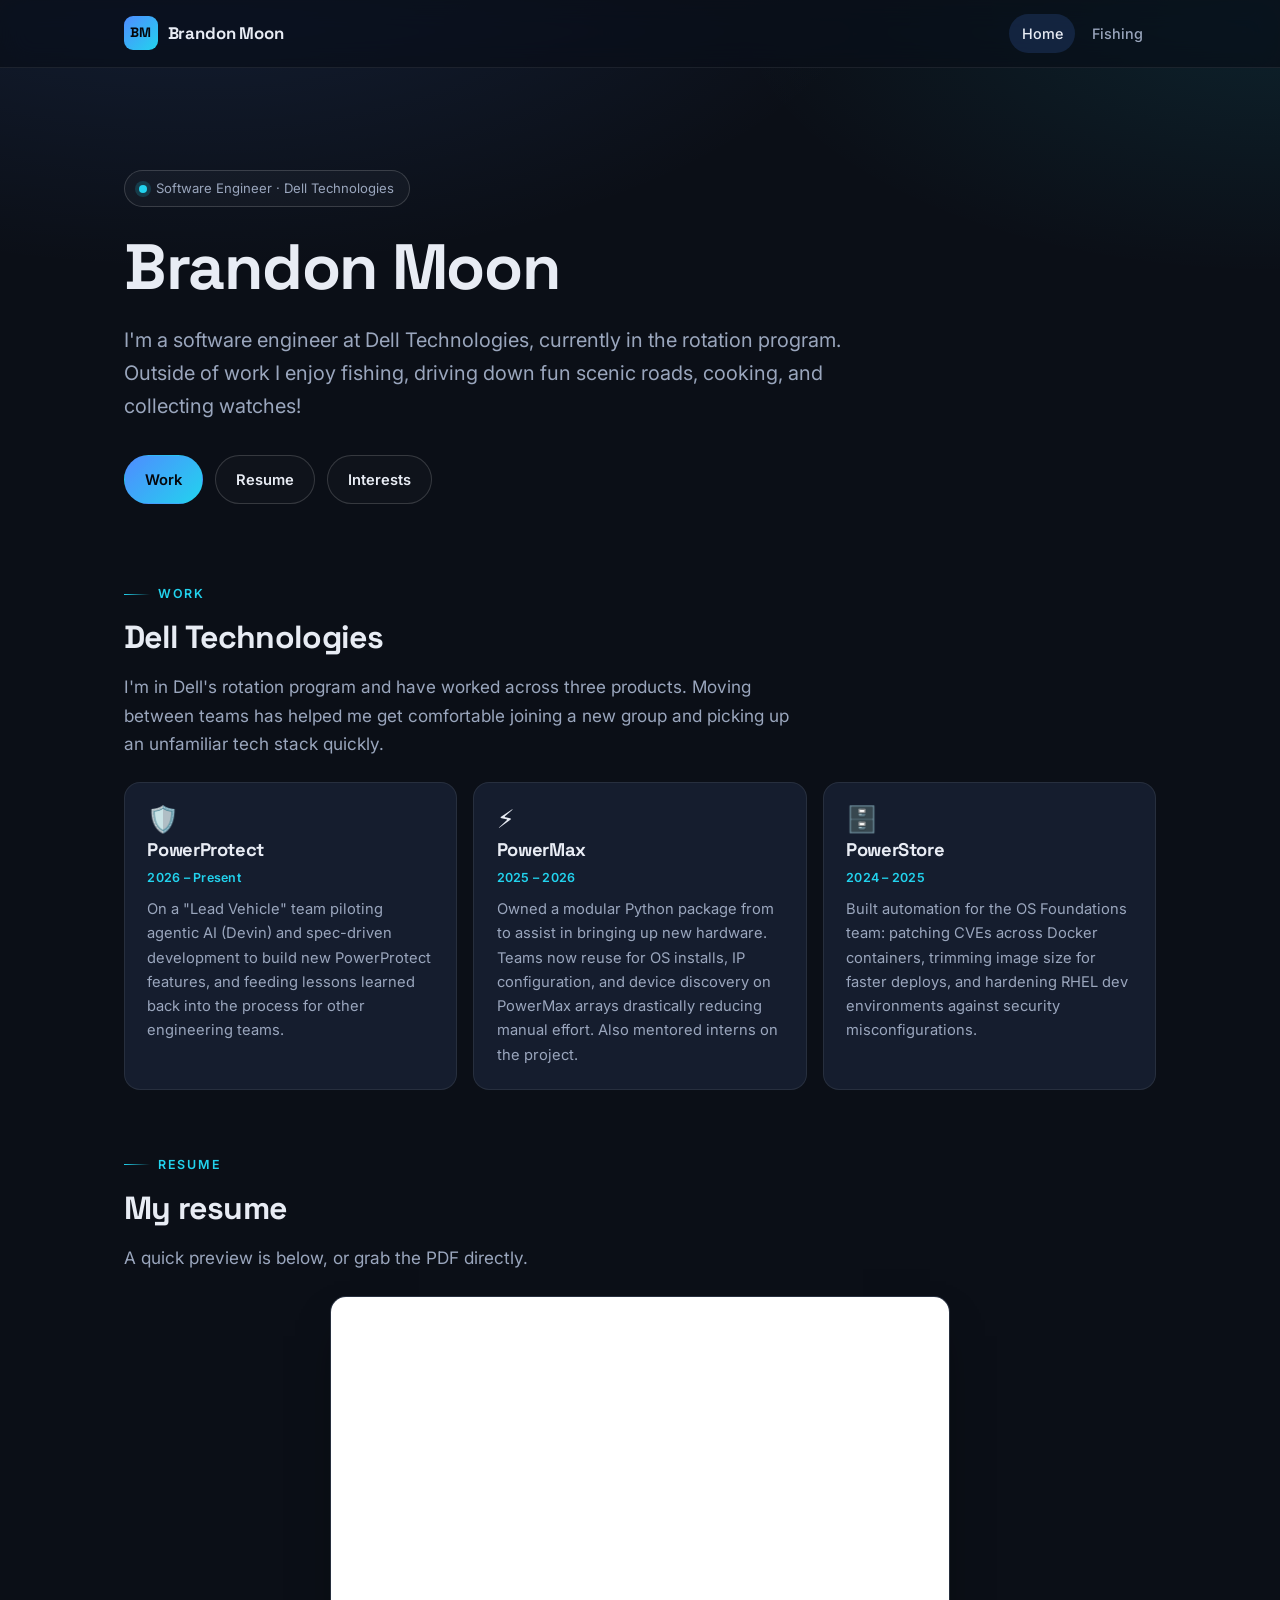
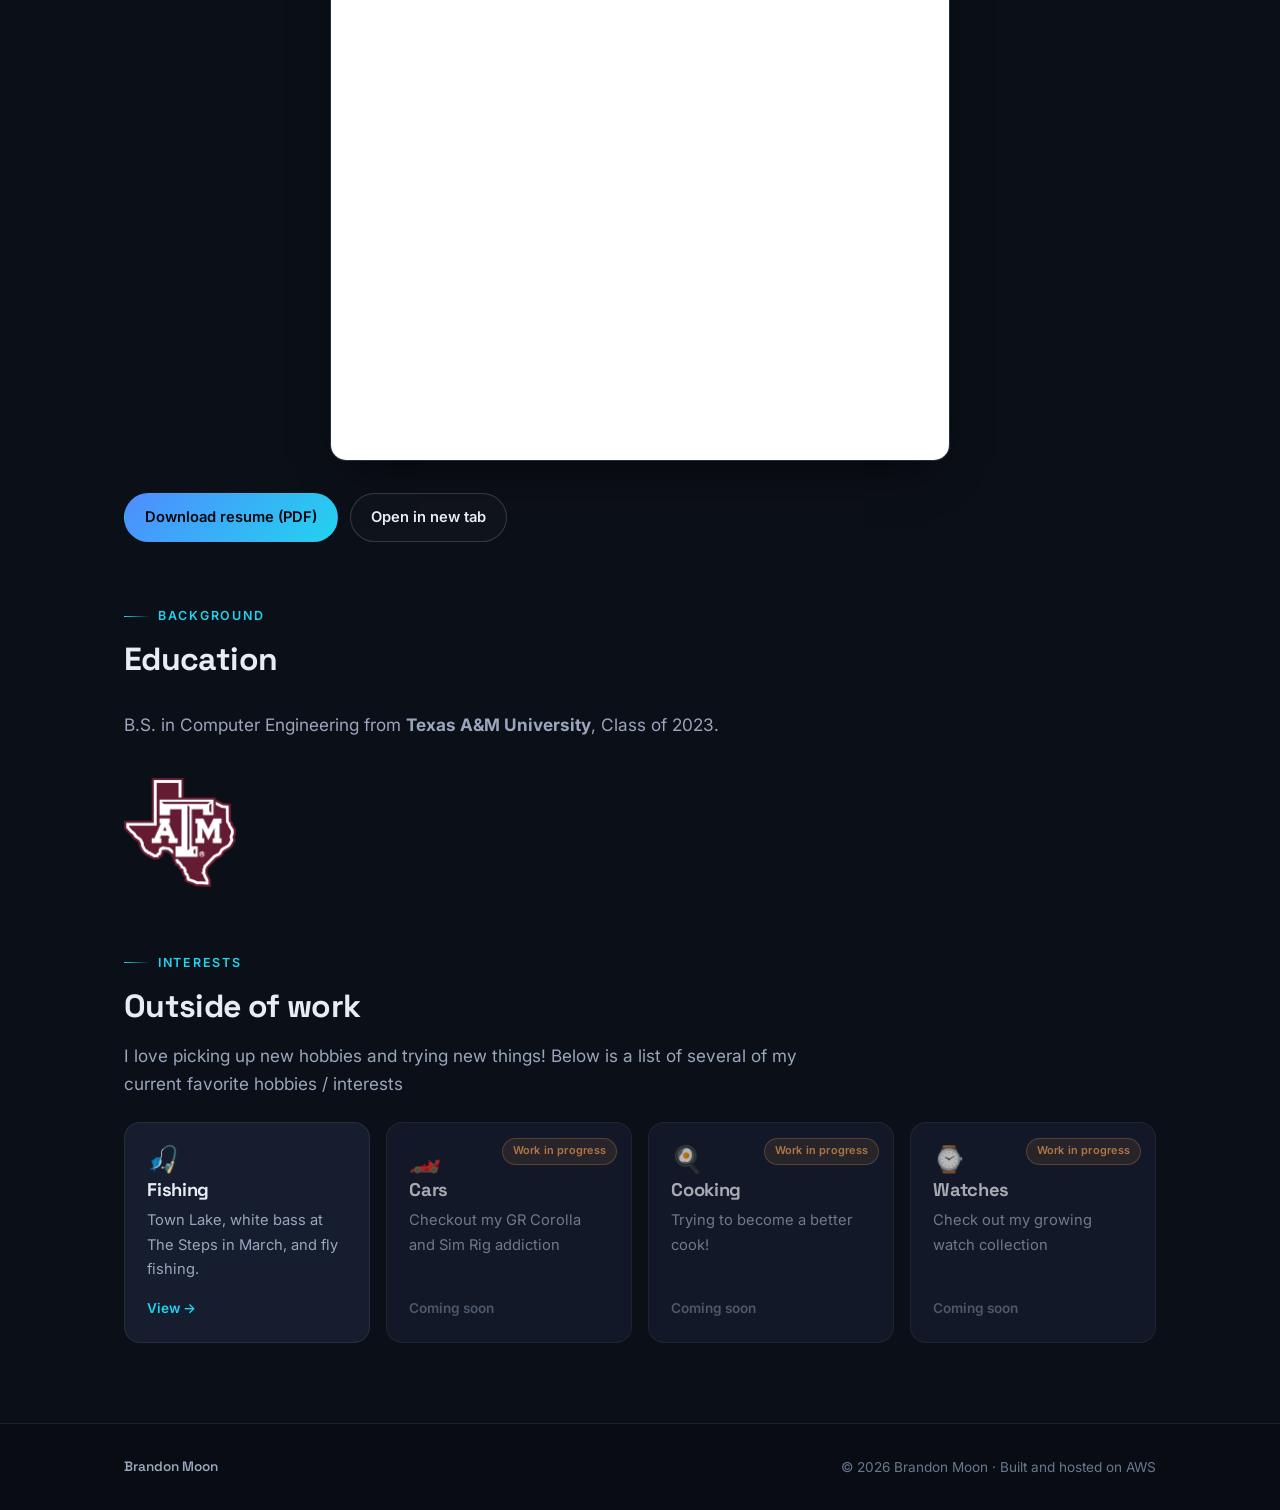
<file: website/index.html>
<!DOCTYPE html>
<html lang="en">
<head>
  <meta charset="UTF-8">
  <meta name="viewport" content="width=device-width, initial-scale=1.0">
  <meta name="description" content="Brandon Moon — software engineer at Dell Technologies. Hobbies include fishing, driving, cooking, and collecting watches.">
  <title>Brandon Moon — Software Engineer</title>
  <link rel="icon" href="favicon.svg" type="image/svg+xml">
  <link rel="preconnect" href="https://fonts.googleapis.com">
  <link rel="preconnect" href="https://fonts.gstatic.com" crossorigin>
  <link href="https://fonts.googleapis.com/css2?family=Inter:wght@400;500;600;700&family=Space+Grotesk:wght@500;600;700&display=swap" rel="stylesheet">
  <link rel="stylesheet" href="css/styles.css">
</head>
<body>
  <header class="site-header">
    <nav class="nav">
      <a href="index.html" class="brand">
        <span class="brand-mark">BM</span>
        <span>Brandon Moon</span>
      </a>
      <div class="nav-links">
        <a href="index.html" class="active">Home</a>
        <a href="fishing.html">Fishing</a>
      </div>
    </nav>
  </header>

  <main>
    <section class="hero">
      <span class="hero-badge"><span class="dot"></span> Software Engineer · Dell Technologies</span>
      <h1>Brandon Moon</h1>
      <p class="lead">
        I'm a software engineer at Dell Technologies, currently in the rotation program.
        Outside of work I enjoy fishing, driving down fun scenic roads, cooking, and collecting watches!
      <div class="hero-actions">
        <a href="#work" class="btn btn-primary">Work</a>
        <a href="#resume" class="btn btn-ghost">Resume</a>
        <a href="#interests" class="btn btn-ghost">Interests</a>
      </div>
    </section>

    <section class="section" id="work">
      <span class="eyebrow">Work</span>
      <h2>Dell Technologies</h2>
      <p class="lead">
        I'm in Dell's rotation program and have worked across three products. Moving between
        teams has helped me get comfortable joining a new group and picking up an unfamiliar
        tech stack quickly. 
      </p>

      <div class="card-grid">
        <div class="tile">
          <span class="tile-icon">🛡️</span>
          <h3>PowerProtect</h3>
          <span class="tile-date">2026 – Present</span>
          <p>
            On a "Lead Vehicle" team piloting agentic AI (Devin) and spec-driven development
            to build new PowerProtect features, and feeding lessons learned back into the
            process for other engineering teams.
          </p>
        </div>
        <div class="tile">
          <span class="tile-icon">⚡</span>
          <h3>PowerMax</h3>
          <span class="tile-date">2025 – 2026</span>
          <p>
            Owned a modular Python package from to assist in bringing up new hardware.
            Teams now reuse for OS installs, IP configuration, and device discovery on
            PowerMax arrays drastically reducing manual effort. Also mentored interns on the project.
          </p>
        </div>
        <div class="tile">
          <span class="tile-icon">🗄️</span>
          <h3>PowerStore</h3>
          <span class="tile-date">2024 – 2025</span>
          <p>
            Built automation for the OS Foundations team: patching CVEs across Docker
            containers, trimming image size for faster deploys, and hardening RHEL dev
            environments against security misconfigurations.
          </p>
        </div>
      </div>
    </section>

    <section class="section" id="resume">
      <span class="eyebrow">Resume</span>
      <h2>My resume</h2>
      <p class="lead">
        A quick preview is below, or grab the PDF directly.
      </p>

      <div class="resume-preview">
        <iframe
          src="assets/brandon-moon-resume.pdf#view=FitH"
          title="Brandon Moon's resume"
          loading="lazy"
        ></iframe>
      </div>

      <div class="hero-actions">
        <a href="assets/brandon-moon-resume.pdf" class="btn btn-primary" download>Download resume (PDF)</a>
        <a href="assets/brandon-moon-resume.pdf" class="btn btn-ghost" target="_blank" rel="noopener">Open in new tab</a>
      </div>
    </section>

    <section class="section">
      <span class="eyebrow">Background</span>
      <h2>Education</h2>
      <div class="education-row">
        <p class="lead">
          B.S. in Computer Engineering from <strong>Texas A&amp;M University</strong>,
          Class of 2023. 
        </p>
        <img src="assets/tamu-logo.png" alt="Texas A&amp;M University logo" class="edu-logo">
      </div>
    </section>

    <section class="section" id="interests">
      <span class="eyebrow">Interests</span>
      <h2>Outside of work</h2>
      <p class="lead">
        I love picking up new hobbies and trying new things! Below is a list of several of 
        my current favorite hobbies / interests
      </p>

      <div class="card-grid">
        <a class="tile" href="fishing.html">
          <span class="tile-icon">🎣</span>
          <h3>Fishing</h3>
          <p>Town Lake, white bass at The Steps in March, and fly fishing.</p>
          <span class="tile-cta">View →</span>
        </a>
        <div class="tile is-disabled">
          <span class="tile-badge">Work in progress</span>
          <span class="tile-icon">🏎️</span>
          <h3>Cars</h3>
          <p>Checkout my GR Corolla and Sim Rig addiction</p>
          <span class="tile-cta">Coming soon</span>
        </div>
        <div class="tile is-disabled">
          <span class="tile-badge">Work in progress</span>
          <span class="tile-icon">🍳</span>
          <h3>Cooking</h3>
          <p>Trying to become a better cook!</p>
          <span class="tile-cta">Coming soon</span>
        </div>
        <div class="tile is-disabled">
          <span class="tile-badge">Work in progress</span>
          <span class="tile-icon">⌚</span>
          <h3>Watches</h3>
          <p>Check out my growing watch collection</p>
          <span class="tile-cta">Coming soon</span>
        </div>
      </div>
    </section>
  </main>

  <footer class="site-footer">
    <div class="footer-inner">
      <span class="footer-brand">Brandon Moon</span>
      <span>&copy; 2026 Brandon Moon · Built and hosted on AWS</span>
    </div>
  </footer>
</body>
</html>
</file>
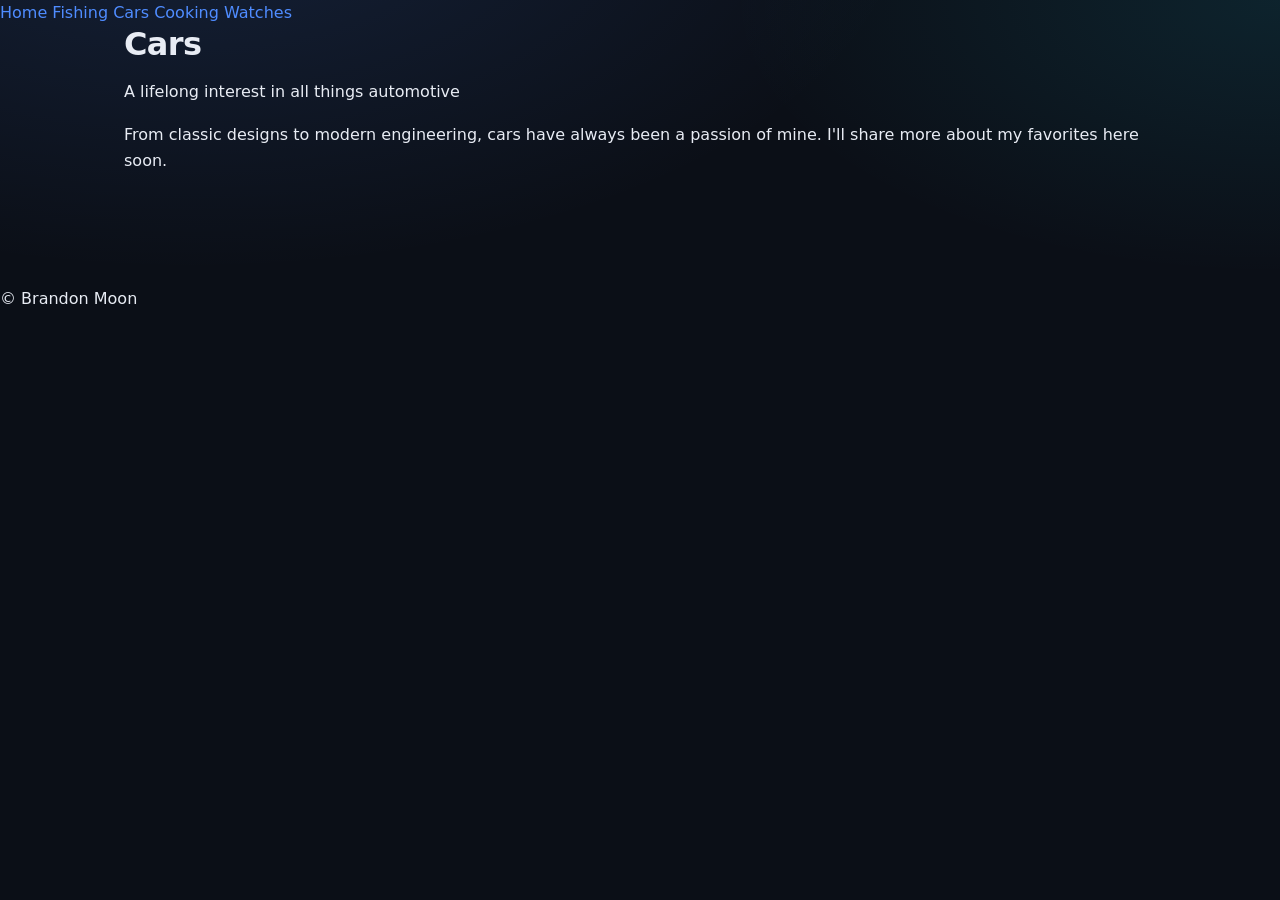
<file: website/cars.html>
<!DOCTYPE html>
<html lang="en">
<head>
  <meta charset="UTF-8">
  <meta name="viewport" content="width=device-width, initial-scale=1.0">
  <meta name="description" content="Brandon Moon's interest in cars, from classic designs to modern engineering.">
  <title>Cars — Brandon Moon</title>
  <link rel="icon" href="favicon.svg" type="image/svg+xml">
  <link rel="stylesheet" href="css/styles.css">
</head>
<body>
  <header>
    <nav>
      <a href="index.html">Home</a>
      <a href="fishing.html">Fishing</a>
      <a href="cars.html" class="active">Cars</a>
      <a href="cooking.html">Cooking</a>
      <a href="watches.html">Watches</a>
    </nav>
  </header>

  <main>
    <h1>Cars</h1>
    <p class="subtitle">A lifelong interest in all things automotive</p>

    <p>
      From classic designs to modern engineering, cars have always been a passion of mine.
      I'll share more about my favorites here soon.
    </p>
  </main>

  <footer>
    <p>&copy; Brandon Moon</p>
  </footer>
</body>
</html>
</file>
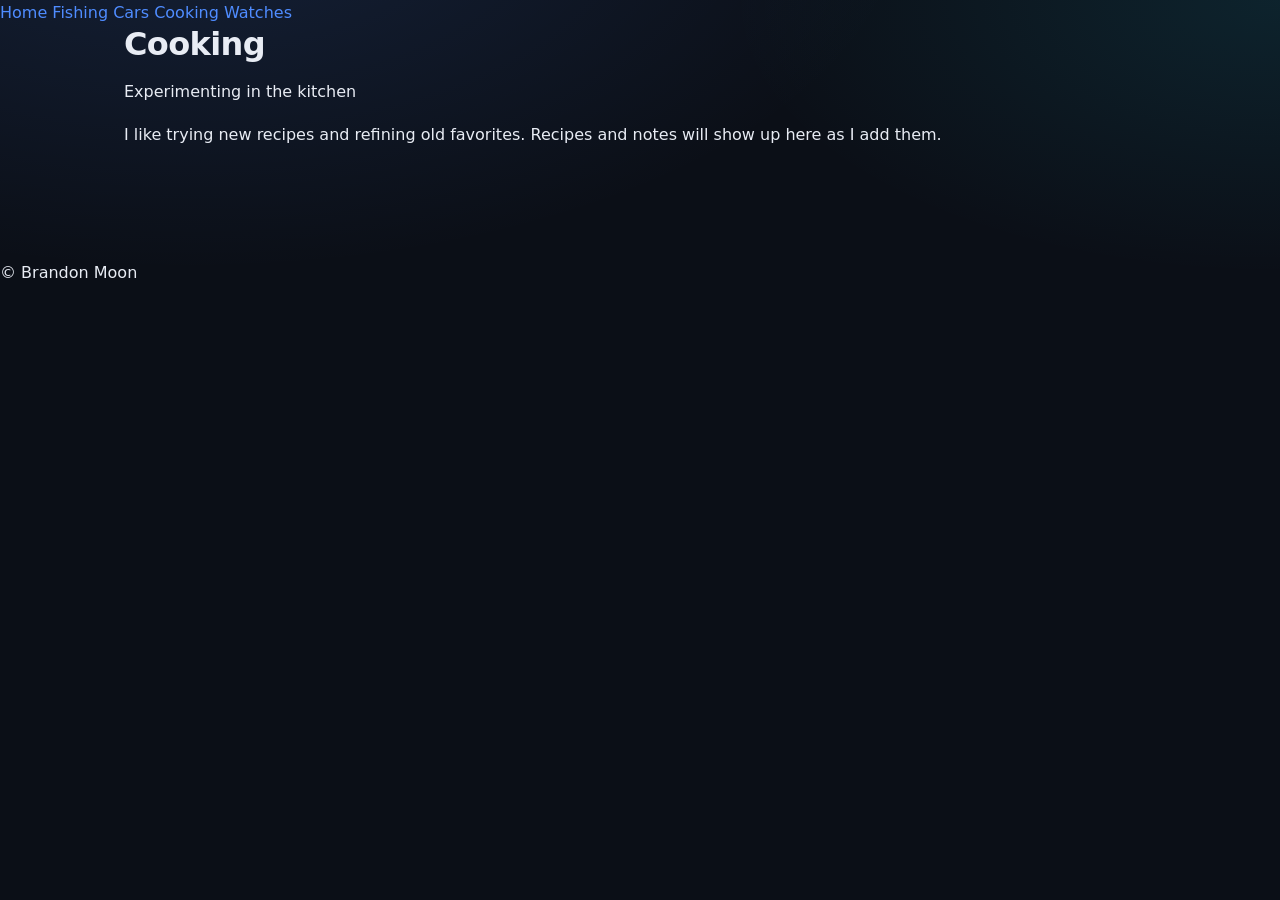
<file: website/cooking.html>
<!DOCTYPE html>
<html lang="en">
<head>
  <meta charset="UTF-8">
  <meta name="viewport" content="width=device-width, initial-scale=1.0">
  <meta name="description" content="Brandon Moon's cooking adventures, from new recipes to old favorites.">
  <title>Cooking — Brandon Moon</title>
  <link rel="icon" href="favicon.svg" type="image/svg+xml">
  <link rel="stylesheet" href="css/styles.css">
</head>
<body>
  <header>
    <nav>
      <a href="index.html">Home</a>
      <a href="fishing.html">Fishing</a>
      <a href="cars.html">Cars</a>
      <a href="cooking.html" class="active">Cooking</a>
      <a href="watches.html">Watches</a>
    </nav>
  </header>

  <main>
    <h1>Cooking</h1>
    <p class="subtitle">Experimenting in the kitchen</p>

    <p>
      I like trying new recipes and refining old favorites. Recipes and notes will
      show up here as I add them.
    </p>
  </main>

  <footer>
    <p>&copy; Brandon Moon</p>
  </footer>
</body>
</html>
</file>
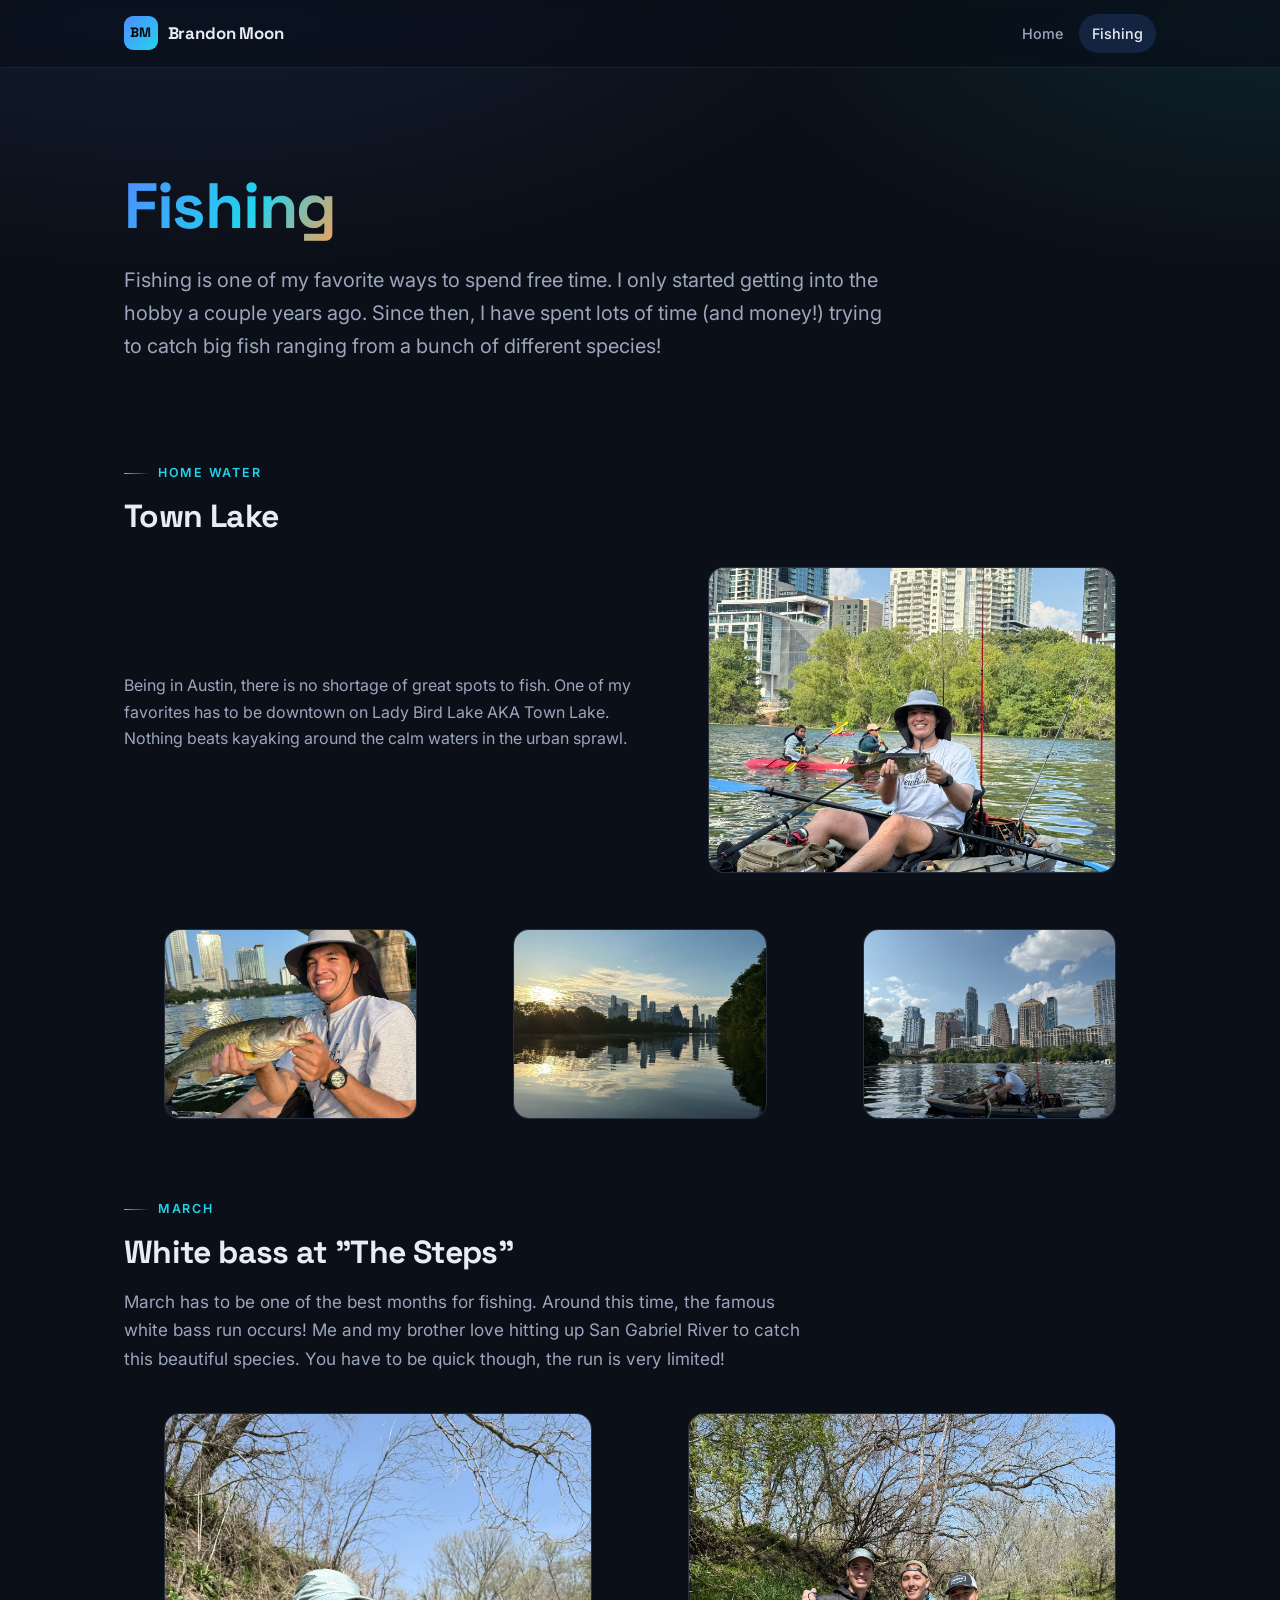
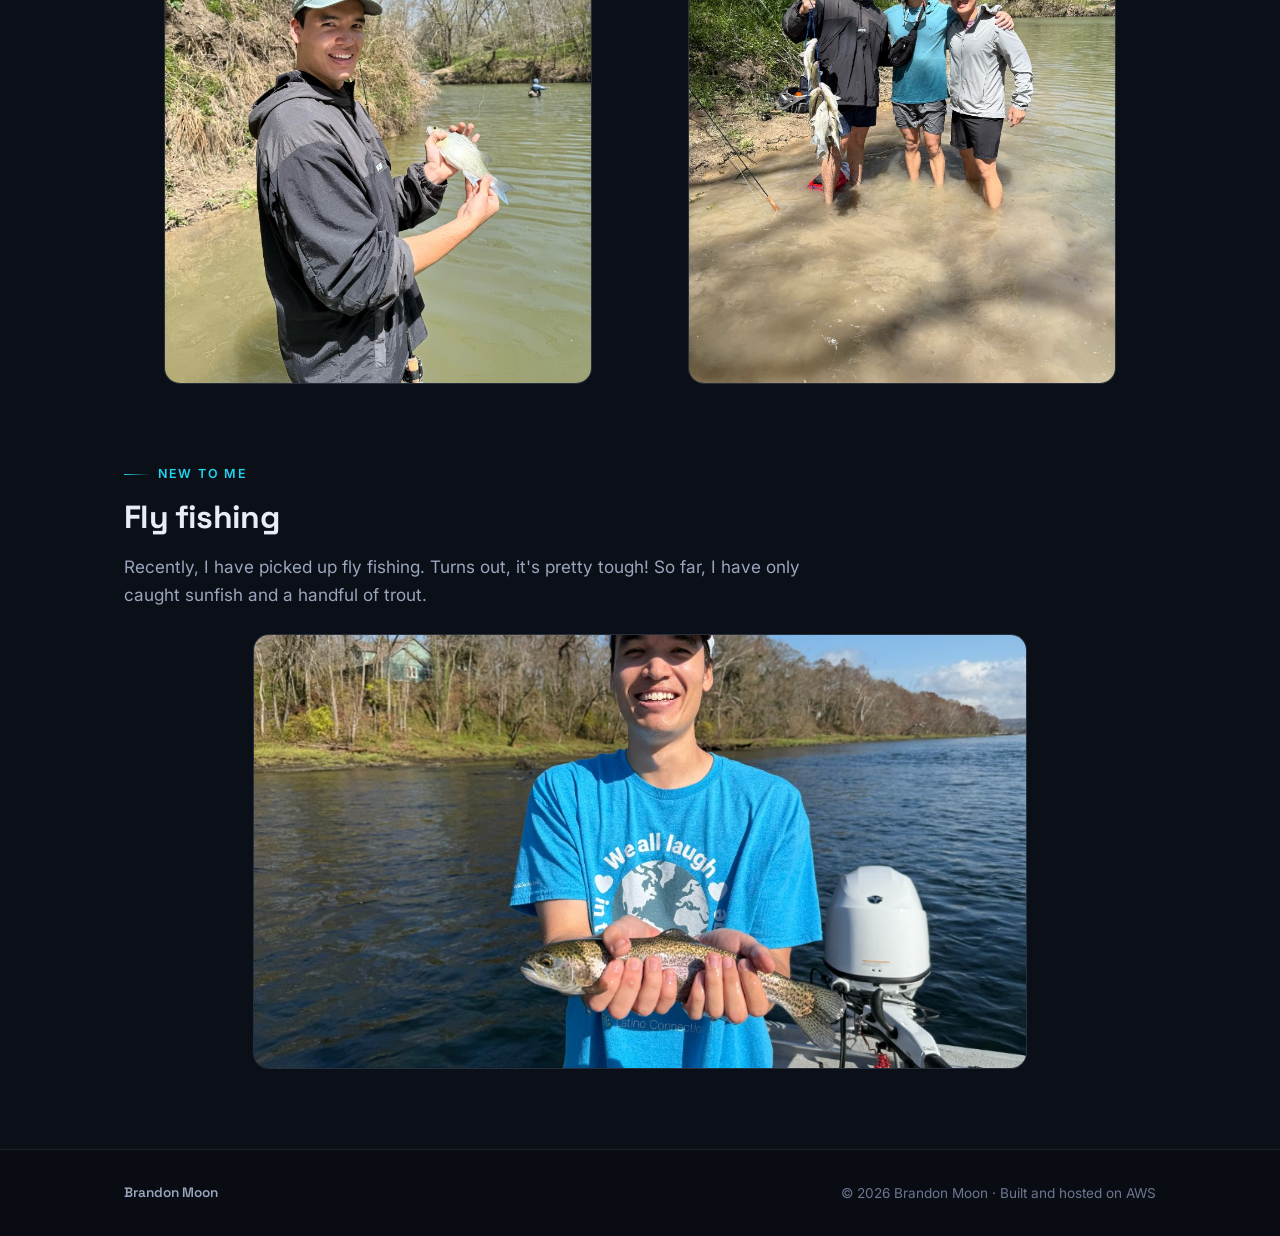
<file: website/fishing.html>
<!DOCTYPE html>
<html lang="en">
<head>
  <meta charset="UTF-8">
  <meta name="viewport" content="width=device-width, initial-scale=1.0">
  <meta name="description" content="Brandon Moon fishing.">
  <title>Fishing — Brandon Moon</title>
  <link rel="icon" href="favicon.svg" type="image/svg+xml">
  <link rel="preconnect" href="https://fonts.googleapis.com">
  <link rel="preconnect" href="https://fonts.gstatic.com" crossorigin>
  <link href="https://fonts.googleapis.com/css2?family=Inter:wght@400;500;600;700&family=Space+Grotesk:wght@500;600;700&display=swap" rel="stylesheet">
  <link rel="stylesheet" href="css/styles.css">
</head>
<body>
  <header class="site-header">
    <nav class="nav">
      <a href="index.html" class="brand">
        <span class="brand-mark">BM</span>
        <span>Brandon Moon</span>
      </a>
      <div class="nav-links">
        <a href="index.html">Home</a>
        <a href="fishing.html" class="active">Fishing</a>
      </div>
    </nav>
  </header>

  <main>
    <section class="hero">
      <h1><span class="grad">Fishing</span></h1>
      <p class="lead">
        Fishing is one of my favorite ways to spend free time. I only started getting into the hobby a couple years ago. Since then, I have spent
        lots of time (and money!) trying to catch big fish ranging from a bunch of different species!
      </p>
    </section>

    <section class="section">
      <span class="eyebrow">Home water</span>
      <h2>Town Lake</h2>
      <div class="feature">
        <div class="feature-body">
          <p>
            Being in Austin, there is no shortage of great spots to fish. One of my favorites
            has to be downtown on Lady Bird Lake AKA Town Lake. Nothing beats kayaking around the calm waters
            in the urban sprawl. 
          </p>
        </div>
        <div class="feature-media">
          <figure class="photo">
            <img src="assets/town-lake-bass-2.jpg" alt="Holding up a largemouth bass caught on Town Lake with the Austin skyline behind">
          </figure>
        </div>
      </div>

      <div class="gallery">
        <figure class="photo">
          <img src="assets/town-lake-bass-1.jpg" alt="Largemouth bass caught under a bridge on Town Lake">
        </figure>
        <figure class="photo">
          <img src="assets/town-lake-sunrise.jpg" alt="Sunrise over the Austin skyline from a kayak on Town Lake">
        </figure>
        <figure class="photo">
          <img src="assets/town-lake-bass-3.jpg" alt="Releasing a bass back into Town Lake with downtown Austin in the background">
        </figure>
      </div>
    </section>

    <section class="section">
      <span class="eyebrow">March</span>
      <h2>White bass at "The Steps"</h2>
      <p class="lead">
        March has to be one of the best months for fishing. Around this time, the famous white bass run occurs! Me 
        and my brother love hitting up San Gabriel River to catch this beautiful species. You have to be quick though, 
        the run is very limited! 
      </p>
      <div class="gallery">
        <figure class="photo tall">
          <img src="assets/the-steps-white-bass.jpg" alt="Holding a white bass caught at The Steps on a spring day">
        </figure>
        <figure class="photo tall">
          <img src="assets/the-steps-white-bass-stringer.jpg" alt="Three friends with a stringer of white bass at The Steps">
        </figure>
      </div>
    </section>

    <section class="section">
      <span class="eyebrow">New to me</span>
      <h2>Fly fishing</h2>
      <p class="lead">
        Recently, I have picked up fly fishing. Turns out, it's pretty tough! So far, I have only caught 
        sunfish and a handful of trout. 
      </p>
      <div class="gallery">
        <figure class="photo wide compact">
          <img src="assets/fly-fishing-trout.jpg" alt="Holding a rainbow trout caught while fly fishing on a river">
        </figure>
      </div>
    </section>
  </main>

  <footer class="site-footer">
    <div class="footer-inner">
      <span class="footer-brand">Brandon Moon</span>
      <span>&copy; 2026 Brandon Moon · Built and hosted on AWS</span>
    </div>
  </footer>
</body>
</html>
</file>
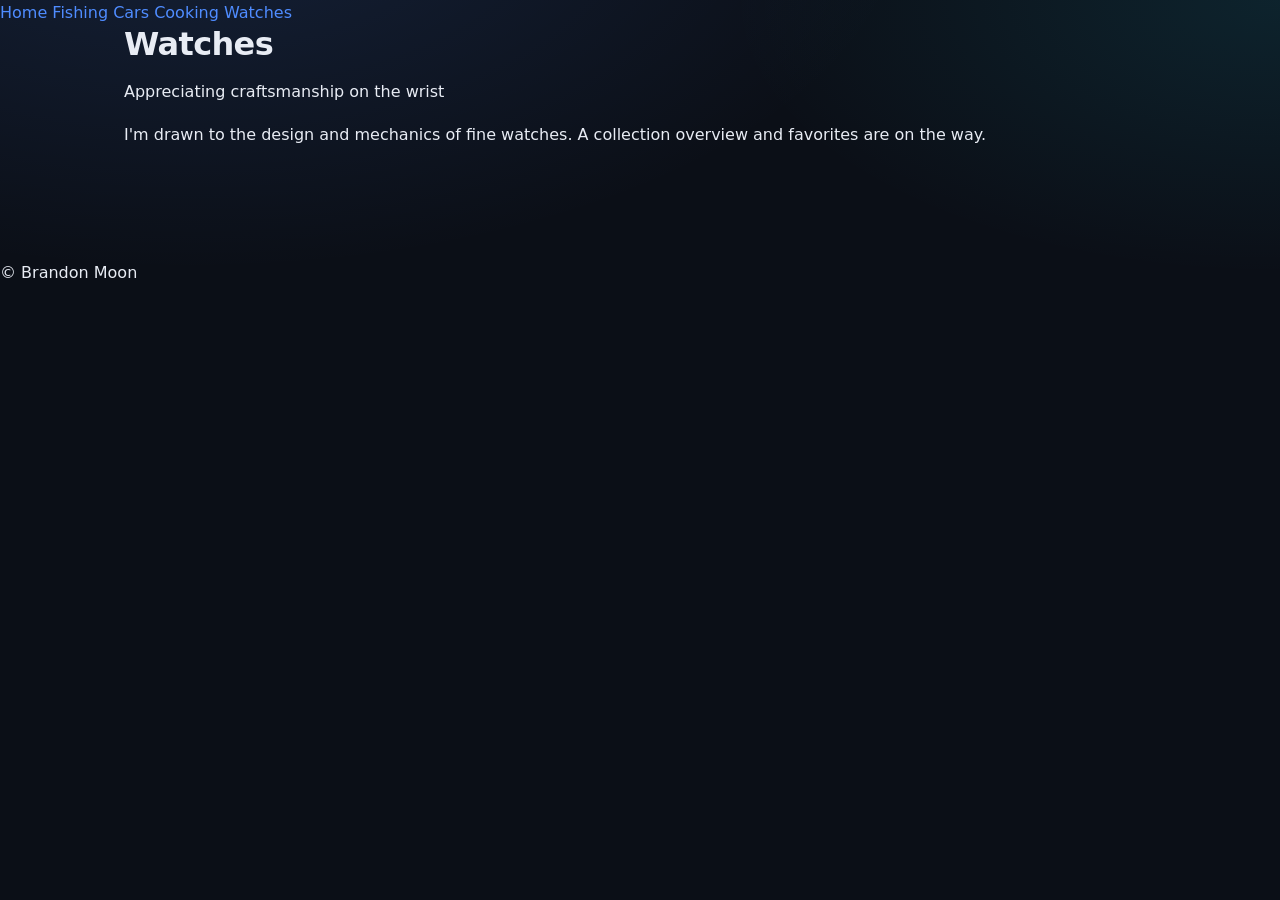
<file: website/watches.html>
<!DOCTYPE html>
<html lang="en">
<head>
  <meta charset="UTF-8">
  <meta name="viewport" content="width=device-width, initial-scale=1.0">
  <meta name="description" content="Brandon Moon's appreciation for the design and mechanics of fine watches.">
  <title>Watches — Brandon Moon</title>
  <link rel="icon" href="favicon.svg" type="image/svg+xml">
  <link rel="stylesheet" href="css/styles.css">
</head>
<body>
  <header>
    <nav>
      <a href="index.html">Home</a>
      <a href="fishing.html">Fishing</a>
      <a href="cars.html">Cars</a>
      <a href="cooking.html">Cooking</a>
      <a href="watches.html" class="active">Watches</a>
    </nav>
  </header>

  <main>
    <h1>Watches</h1>
    <p class="subtitle">Appreciating craftsmanship on the wrist</p>

    <p>
      I'm drawn to the design and mechanics of fine watches. A collection overview and
      favorites are on the way.
    </p>
  </main>

  <footer>
    <p>&copy; Brandon Moon</p>
  </footer>
</body>
</html>
</file>
<file: website/css/styles.css>
:root {
  --bg: #0b0f17;
  --bg-soft: #111725;
  --surface: #151d2e;
  --surface-2: #1b2438;
  --border: rgba(255, 255, 255, 0.08);
  --border-strong: rgba(255, 255, 255, 0.16);
  --text: #e8ecf4;
  --text-muted: #9aa6bd;
  --text-faint: #6b7690;
  --accent: #4f8cff;
  --accent-2: #22d3ee;
  --accent-warm: #f4a259;
  --radius: 16px;
  --radius-sm: 10px;
  --shadow: 0 20px 45px -20px rgba(0, 0, 0, 0.7);
  --max: 1080px;
  --ease: cubic-bezier(0.22, 1, 0.36, 1);
}

*,
*::before,
*::after {
  box-sizing: border-box;
}

html {
  scroll-behavior: smooth;
}

body {
  margin: 0;
  font-family: "Inter", system-ui, -apple-system, BlinkMacSystemFont, "Segoe UI", Roboto, sans-serif;
  line-height: 1.65;
  color: var(--text);
  background-color: var(--bg);
  background-image:
    radial-gradient(1200px 600px at 15% -10%, rgba(79, 140, 255, 0.14), transparent 60%),
    radial-gradient(1000px 500px at 100% 0%, rgba(34, 211, 238, 0.10), transparent 55%);
  background-attachment: fixed;
  -webkit-font-smoothing: antialiased;
  text-rendering: optimizeLegibility;
}

h1,
h2,
h3 {
  font-family: "Space Grotesk", "Inter", system-ui, sans-serif;
  line-height: 1.15;
  letter-spacing: -0.02em;
  margin: 0;
}

a {
  color: var(--accent);
  text-decoration: none;
  transition: color 0.2s var(--ease);
}

a:hover {
  color: var(--accent-2);
}

img {
  max-width: 100%;
  display: block;
}

/* ---------- Navigation ---------- */
.site-header {
  position: sticky;
  top: 0;
  z-index: 50;
  backdrop-filter: saturate(160%) blur(14px);
  -webkit-backdrop-filter: saturate(160%) blur(14px);
  background-color: rgba(11, 15, 23, 0.72);
  border-bottom: 1px solid var(--border);
}

.nav {
  max-width: var(--max);
  margin: 0 auto;
  padding: 0.9rem 1.5rem;
  display: flex;
  align-items: center;
  justify-content: space-between;
  gap: 1rem;
}

.brand {
  display: inline-flex;
  align-items: center;
  gap: 0.6rem;
  font-family: "Space Grotesk", sans-serif;
  font-weight: 700;
  letter-spacing: -0.01em;
  color: var(--text);
  font-size: 1.05rem;
}

.brand:hover {
  color: var(--text);
}

.brand-mark {
  display: grid;
  place-items: center;
  width: 34px;
  height: 34px;
  border-radius: 9px;
  background: linear-gradient(135deg, var(--accent), var(--accent-2));
  color: #05070c;
  font-weight: 800;
  font-size: 0.85rem;
  letter-spacing: 0.02em;
}

.nav-links {
  display: flex;
  flex-wrap: wrap;
  gap: 0.25rem;
}

.nav-links a {
  color: var(--text-muted);
  font-size: 0.9rem;
  font-weight: 500;
  padding: 0.45rem 0.8rem;
  border-radius: 999px;
  transition: color 0.2s var(--ease), background-color 0.2s var(--ease);
}

.nav-links a:hover {
  color: var(--text);
  background-color: rgba(255, 255, 255, 0.05);
}

.nav-links a.active {
  color: var(--text);
  background-color: rgba(79, 140, 255, 0.16);
}


/* ---------- Layout ---------- */
main {
  max-width: var(--max);
  margin: 0 auto;
  padding: 0 1.5rem 5rem;
}

.section {
  margin-top: 3.5rem;
}

.eyebrow {
  display: inline-flex;
  align-items: center;
  gap: 0.5rem;
  font-size: 0.78rem;
  font-weight: 600;
  letter-spacing: 0.14em;
  text-transform: uppercase;
  color: var(--accent-2);
  margin-bottom: 0.9rem;
}

.eyebrow::before {
  content: "";
  width: 26px;
  height: 1px;
  background: linear-gradient(90deg, var(--accent-2), transparent);
}

.section h2 {
  font-size: clamp(1.5rem, 3vw, 2rem);
  margin-bottom: 1rem;
}

.lead {
  font-size: 1.075rem;
  color: var(--text-muted);
  max-width: 62ch;
}

/* ---------- Hero ---------- */
.hero {
  padding: clamp(3.5rem, 8vw, 6.5rem) 0 1rem;
}

.hero-badge {
  display: inline-flex;
  align-items: center;
  gap: 0.55rem;
  padding: 0.4rem 0.9rem;
  border: 1px solid var(--border-strong);
  border-radius: 999px;
  background-color: rgba(255, 255, 255, 0.03);
  font-size: 0.82rem;
  color: var(--text-muted);
  margin-bottom: 1.5rem;
}

.hero-badge .dot {
  width: 8px;
  height: 8px;
  border-radius: 50%;
  background: var(--accent-2);
  box-shadow: 0 0 0 4px rgba(34, 211, 238, 0.18);
}

.hero h1 {
  font-size: clamp(2.4rem, 6vw, 4rem);
  font-weight: 700;
}

.hero h1 .grad {
  background: linear-gradient(120deg, var(--accent), var(--accent-2) 60%, var(--accent-warm));
  -webkit-background-clip: text;
  background-clip: text;
  color: transparent;
}

.hero .lead {
  margin-top: 1.25rem;
  font-size: clamp(1.05rem, 2.2vw, 1.25rem);
  max-width: 60ch;
}

.hero-actions {
  margin-top: 2rem;
  display: flex;
  flex-wrap: wrap;
  gap: 0.75rem;
}

.btn {
  display: inline-flex;
  align-items: center;
  gap: 0.5rem;
  padding: 0.7rem 1.25rem;
  border-radius: 999px;
  font-weight: 600;
  font-size: 0.92rem;
  border: 1px solid transparent;
  cursor: pointer;
  transition: transform 0.2s var(--ease), background-color 0.2s var(--ease), border-color 0.2s var(--ease);
}

.btn-primary {
  background: linear-gradient(135deg, var(--accent), var(--accent-2));
  color: #05070c;
}

.btn-primary:hover {
  color: #05070c;
  transform: translateY(-2px);
}

.btn-ghost {
  border-color: var(--border-strong);
  color: var(--text);
  background-color: rgba(255, 255, 255, 0.02);
}

.btn-ghost:hover {
  color: var(--text);
  border-color: var(--accent);
  transform: translateY(-2px);
}

/* ---------- Cards ---------- */
.card {
  background-color: var(--surface);
  border: 1px solid var(--border);
  border-radius: var(--radius);
  padding: 1.5rem;
}

.card-grid {
  display: grid;
  grid-template-columns: repeat(auto-fit, minmax(230px, 1fr));
  gap: 1rem;
  margin-top: 1.5rem;
}

.tile {
  position: relative;
  display: flex;
  flex-direction: column;
  gap: 0.5rem;
  padding: 1.4rem;
  background-color: var(--surface);
  border: 1px solid var(--border);
  border-radius: var(--radius);
  overflow: hidden;
  transition: transform 0.25s var(--ease), border-color 0.25s var(--ease), background-color 0.25s var(--ease);
}

.tile::after {
  content: "";
  position: absolute;
  inset: 0;
  background: radial-gradient(400px 200px at var(--mx, 80%) -20%, rgba(79, 140, 255, 0.12), transparent 70%);
  opacity: 0;
  transition: opacity 0.3s var(--ease);
  pointer-events: none;
}

a.tile:hover {
  transform: translateY(-4px);
  border-color: var(--border-strong);
  background-color: var(--surface-2);
  color: var(--text);
}

a.tile:hover::after {
  opacity: 1;
}

.tile-icon {
  font-size: 1.6rem;
  line-height: 1;
}

.tile h3 {
  font-size: 1.15rem;
  color: var(--text);
}

.tile-date {
  font-size: 0.78rem;
  font-weight: 600;
  letter-spacing: 0.02em;
  color: var(--accent-2);
}

.tile p {
  margin: 0;
  color: var(--text-muted);
  font-size: 0.92rem;
}

.tile .tile-cta {
  margin-top: auto;
  padding-top: 0.5rem;
  font-size: 0.85rem;
  font-weight: 600;
  color: var(--accent-2);
}

.tile-badge {
  position: absolute;
  top: 0.9rem;
  right: 0.9rem;
  padding: 0.22rem 0.6rem;
  border-radius: 999px;
  background-color: rgba(244, 162, 89, 0.14);
  border: 1px solid rgba(244, 162, 89, 0.35);
  color: var(--accent-warm);
  font-size: 0.68rem;
  font-weight: 600;
  letter-spacing: 0.02em;
}

.tile.is-disabled {
  cursor: default;
  opacity: 0.7;
}

.tile.is-disabled:hover {
  transform: none;
  border-color: var(--border);
  background-color: var(--surface);
}

.tile.is-disabled .tile-cta {
  color: var(--text-faint);
}

/* ---------- Education ---------- */
.education-row {
  display: flex;
  flex-direction: column;
  align-items: flex-start;
  gap: 1.25rem;
}

.edu-logo {
  width: 112px;
  height: 112px;
  object-fit: contain;
  flex-shrink: 0;
}

@media (max-width: 480px) {
  .edu-logo {
    width: 88px;
    height: 88px;
  }
}

/* ---------- Resume preview ---------- */
.resume-preview {
  margin: 1.5rem auto 0;
  width: 100%;
  max-width: 620px;
  aspect-ratio: 8.5 / 11;
  max-height: 85vh;
  border: 1px solid var(--border);
  border-radius: var(--radius);
  overflow: hidden;
  background-color: var(--surface);
  box-shadow: var(--shadow);
}

.resume-preview iframe {
  display: block;
  width: 100%;
  height: 100%;
  border: 0;
  background-color: #fff;
}

/* ---------- Feature rows ---------- */
.feature {
  display: grid;
  grid-template-columns: 1.05fr 1fr;
  gap: 2rem;
  align-items: center;
}

.feature.reverse {
  grid-template-columns: 1fr 1.05fr;
}

.feature.reverse .feature-media {
  order: -1;
}

.feature h3 {
  font-size: 1.4rem;
  margin-bottom: 0.75rem;
}

.feature p {
  color: var(--text-muted);
  margin: 0 0 1rem;
}

/* ---------- Stats ---------- */
.stats {
  display: grid;
  grid-template-columns: repeat(auto-fit, minmax(150px, 1fr));
  gap: 1rem;
  margin-top: 2rem;
}

.stat {
  padding: 1.25rem 1.4rem;
  background-color: var(--surface);
  border: 1px solid var(--border);
  border-radius: var(--radius);
}

.stat .num {
  font-family: "Space Grotesk", sans-serif;
  font-size: 1.9rem;
  font-weight: 700;
  color: var(--text);
  line-height: 1;
}

.stat .label {
  margin-top: 0.5rem;
  font-size: 0.85rem;
  color: var(--text-muted);
}

/* ---------- Chips ---------- */
.chips {
  display: flex;
  flex-wrap: wrap;
  gap: 0.5rem;
  margin-top: 1.25rem;
}

.chip {
  padding: 0.4rem 0.85rem;
  border-radius: 999px;
  background-color: rgba(255, 255, 255, 0.04);
  border: 1px solid var(--border);
  font-size: 0.85rem;
  color: var(--text-muted);
}

/* ---------- Photo gallery / placeholders ---------- */
.gallery {
  display: grid;
  grid-template-columns: repeat(auto-fit, minmax(240px, 1fr));
  gap: 1rem;
  margin-top: 1.5rem;
}

.photo {
  position: relative;
  aspect-ratio: 4 / 3;
  border-radius: var(--radius);
  overflow: hidden;
  border: 1px solid var(--border);
  background-color: var(--surface);
}

.photo img {
  width: 100%;
  height: 100%;
  object-fit: cover;
}

.photo.tall {
  aspect-ratio: 3 / 4;
}

.photo.wide {
  aspect-ratio: 16 / 9;
  grid-column: span 2;
}

.photo.wide.compact {
  max-width: 75%;
  margin: 0 auto;
}

/* Placeholder styling — remove the .is-placeholder class once a photo is added */
.photo.is-placeholder {
  display: grid;
  place-items: center;
  text-align: center;
  padding: 1.5rem;
  border-style: dashed;
  border-color: var(--border-strong);
  background:
    repeating-linear-gradient(45deg, rgba(255, 255, 255, 0.02) 0 12px, transparent 12px 24px),
    var(--surface);
  color: var(--text-faint);
}

.photo.is-placeholder .ph-icon {
  font-size: 1.8rem;
  margin-bottom: 0.5rem;
  opacity: 0.7;
}

.photo.is-placeholder .ph-label {
  font-size: 0.9rem;
  font-weight: 600;
  color: var(--text-muted);
}

.photo.is-placeholder .ph-hint {
  font-size: 0.78rem;
  margin-top: 0.25rem;
}

.photo figcaption {
  position: absolute;
  left: 0;
  right: 0;
  bottom: 0;
  padding: 0.6rem 0.8rem;
  font-size: 0.82rem;
  color: var(--text);
  background: linear-gradient(to top, rgba(5, 7, 12, 0.85), transparent);
}

/* ---------- Callout ---------- */
.callout {
  margin-top: 1.5rem;
  padding: 1.4rem 1.6rem;
  border-left: 3px solid var(--accent);
  border-radius: 0 var(--radius-sm) var(--radius-sm) 0;
  background-color: var(--surface);
  color: var(--text-muted);
}

.callout strong {
  color: var(--text);
}

/* ---------- Lists ---------- */
.checklist {
  list-style: none;
  padding: 0;
  margin: 1rem 0 0;
  display: grid;
  gap: 0.6rem;
}

.checklist li {
  position: relative;
  padding-left: 1.75rem;
  color: var(--text-muted);
}

.checklist li::before {
  content: "";
  position: absolute;
  left: 0;
  top: 0.55em;
  width: 8px;
  height: 8px;
  border-radius: 50%;
  background: linear-gradient(135deg, var(--accent), var(--accent-2));
}

/* ---------- Footer ---------- */
.site-footer {
  border-top: 1px solid var(--border);
  background-color: rgba(0, 0, 0, 0.2);
}

.footer-inner {
  max-width: var(--max);
  margin: 0 auto;
  padding: 2rem 1.5rem;
  display: flex;
  flex-wrap: wrap;
  align-items: center;
  justify-content: space-between;
  gap: 1rem;
  color: var(--text-faint);
  font-size: 0.85rem;
}

.footer-inner .footer-brand {
  color: var(--text-muted);
  font-family: "Space Grotesk", sans-serif;
  font-weight: 600;
}

/* ---------- Responsive ---------- */
@media (max-width: 720px) {
  .feature,
  .feature.reverse {
    grid-template-columns: 1fr;
  }

  .feature.reverse .feature-media {
    order: 0;
  }

  .photo.wide {
    grid-column: span 1;
  }

  .nav {
    flex-direction: column;
    align-items: flex-start;
    gap: 0.5rem;
  }
}

@media (prefers-reduced-motion: reduce) {
  * {
    scroll-behavior: auto !important;
    transition: none !important;
  }
}
</file>
